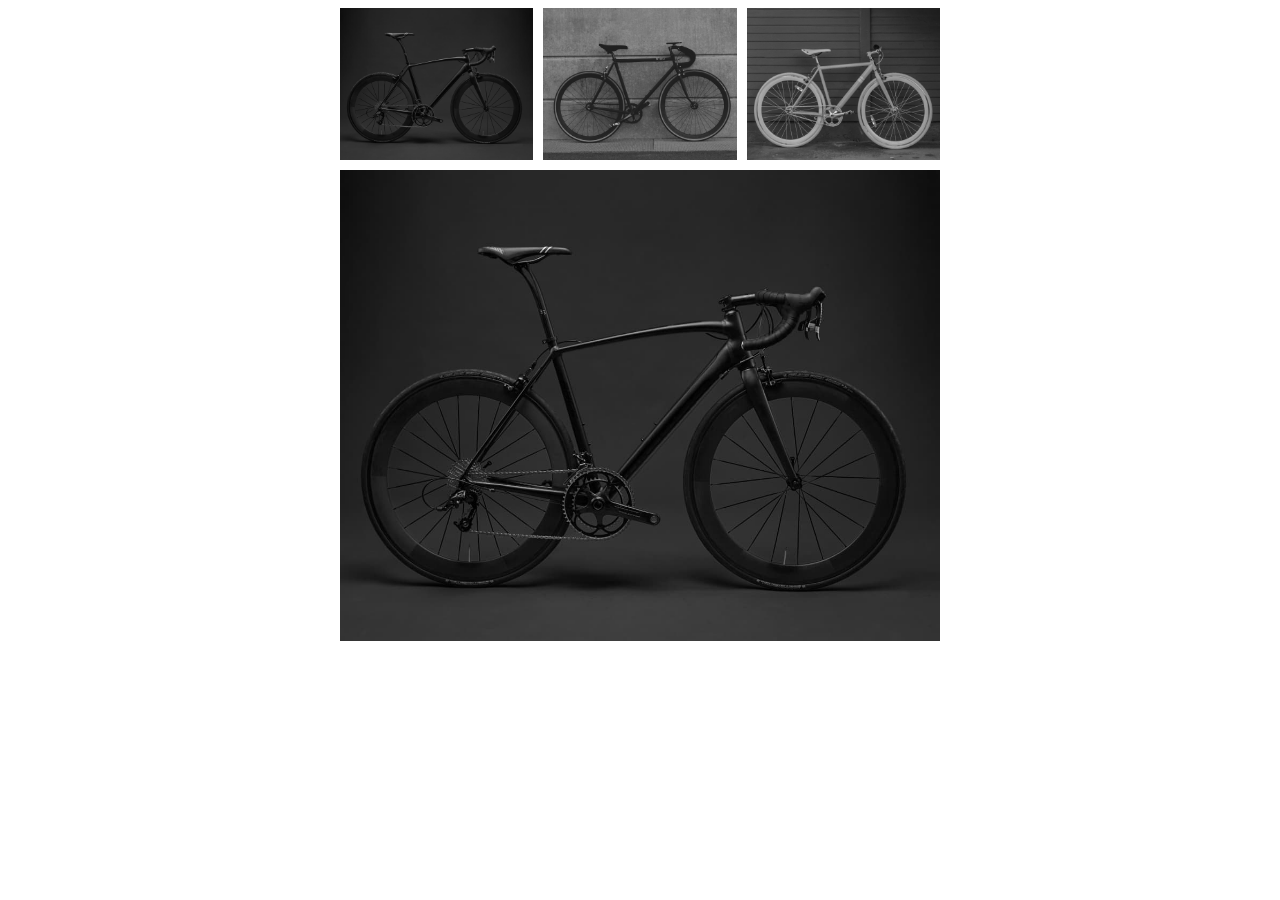
<file: web/index.html>
<!DOCTYPE html>
<html lang="pt-br">
  <head>
    <meta charset="UTF-8" />
    <meta name="viewport" content="width=device-width, initial-scale=1.0" />
    <title>JavaScript</title>

    <link rel="stylesheet" href="./style.css" />
  </head>
  <body>
    <div id="galeria">
      <ul>
        <li><img src="./img/img1.jpg" alt="Bicicleta 1" /></li>
        <li><img src="./img/img2.jpg" alt="Bicicleta 2" /></li>
        <li><img src="./img/img3.jpg" alt="Bicicleta 3" /></li>
      </ul>
      <img id="imagem-principal" src="./img/img1.jpg" alt="Bicicleta1" />
    </div>
    <script src="./script.js"></script>
  </body>
</html>
</file>
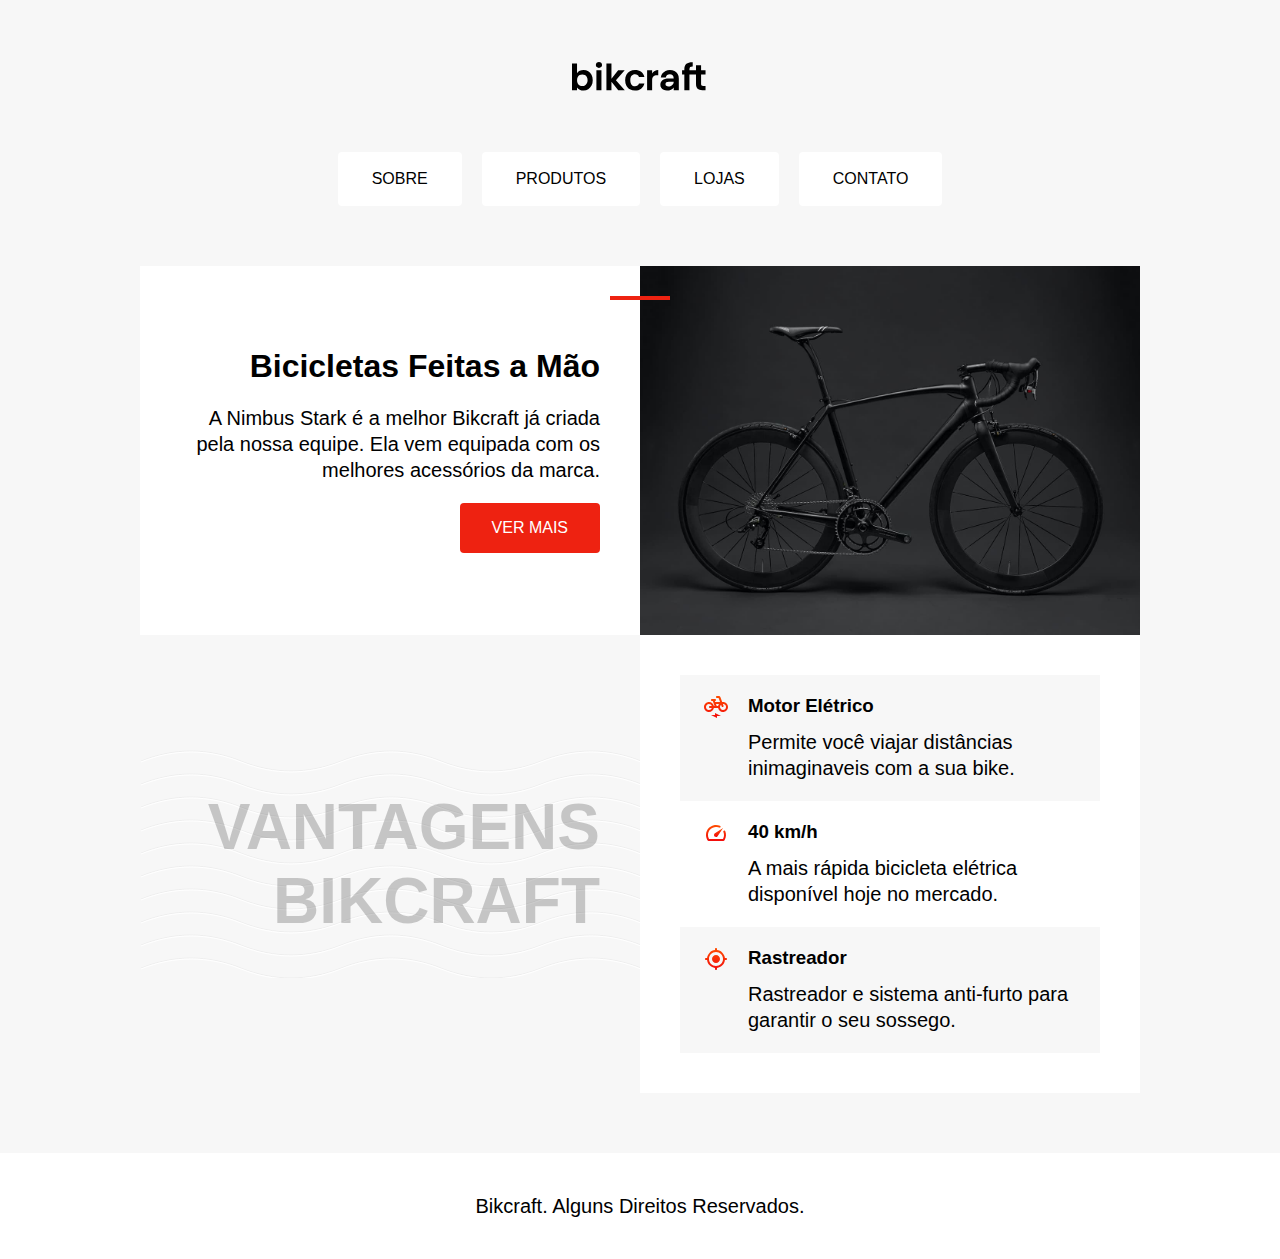
<file: 06-responsivo/responsivoEx/index.html>
<!DOCTYPE html>
<html>
  <head>
    <meta charset="UTF-8" />
    <meta name="viewport" content="width=device-width, initial-scale=1" />
    <title>Bikcraft</title>
    <link rel="stylesheet" href="./style.css" />
  </head>

  <body>
    <header class="header">
      <img src="./img/bikcraft.svg" alt="Bikcraft" />

      <nav aria-label="primária">
        <ul class="menu">
          <li><a href="/">Sobre</a></li>
          <li><a href="/">Produtos</a></li>
          <li><a href="/">Lojas</a></li>
          <li><a href="/">Contato</a></li>
        </ul>
      </nav>
    </header>

    <main>
      <article class="conteudo" aria-labelledby="label-introducao">
        <div class="introducao">
          <h1 id="label-introducao">Bicicletas Feitas a Mão</h1>
          <p>
            A Nimbus Stark é a melhor Bikcraft já criada pela nossa equipe. Ela
            vem equipada com os melhores acessórios da marca.
          </p>
          <a class="botao" href="/">Ver Mais</a>
        </div>
        <div class="img-wrapper">
          <img
            src="./img/bicicleta.jpg"
            class="image"
            alt="Bicicleta Bikcraft Preta"
          />
        </div>
      </article>

      <article class="conteudo" aria-labelledby="label-vantagens">
        <h2 class="subtitulo" id="label-vantagens">Vantagens Bikcraft</h2>
        <ul class="vantagens">
          <li class="vantagens-item">
            <img src="./img/eletrica.svg" alt="" />
            <h3>Motor Elétrico</h3>
            <p>Permite você viajar distâncias inimaginaveis com a sua bike.</p>
          </li>
          <li class="vantagens-item">
            <img src="./img/velocidade.svg" alt="" />
            <h3>40 km/h</h3>
            <p>A mais rápida bicicleta elétrica disponível hoje no mercado.</p>
          </li>
          <li class="vantagens-item">
            <img src="./img/rastreador.svg" alt="" />
            <h3>Rastreador</h3>
            <p>Rastreador e sistema anti-furto para garantir o seu sossego.</p>
          </li>
        </ul>
      </article>
    </main>

    <footer class="rodape">
      <p>Bikcraft. Alguns Direitos Reservados.</p>
    </footer>
  </body>
</html>
</file>
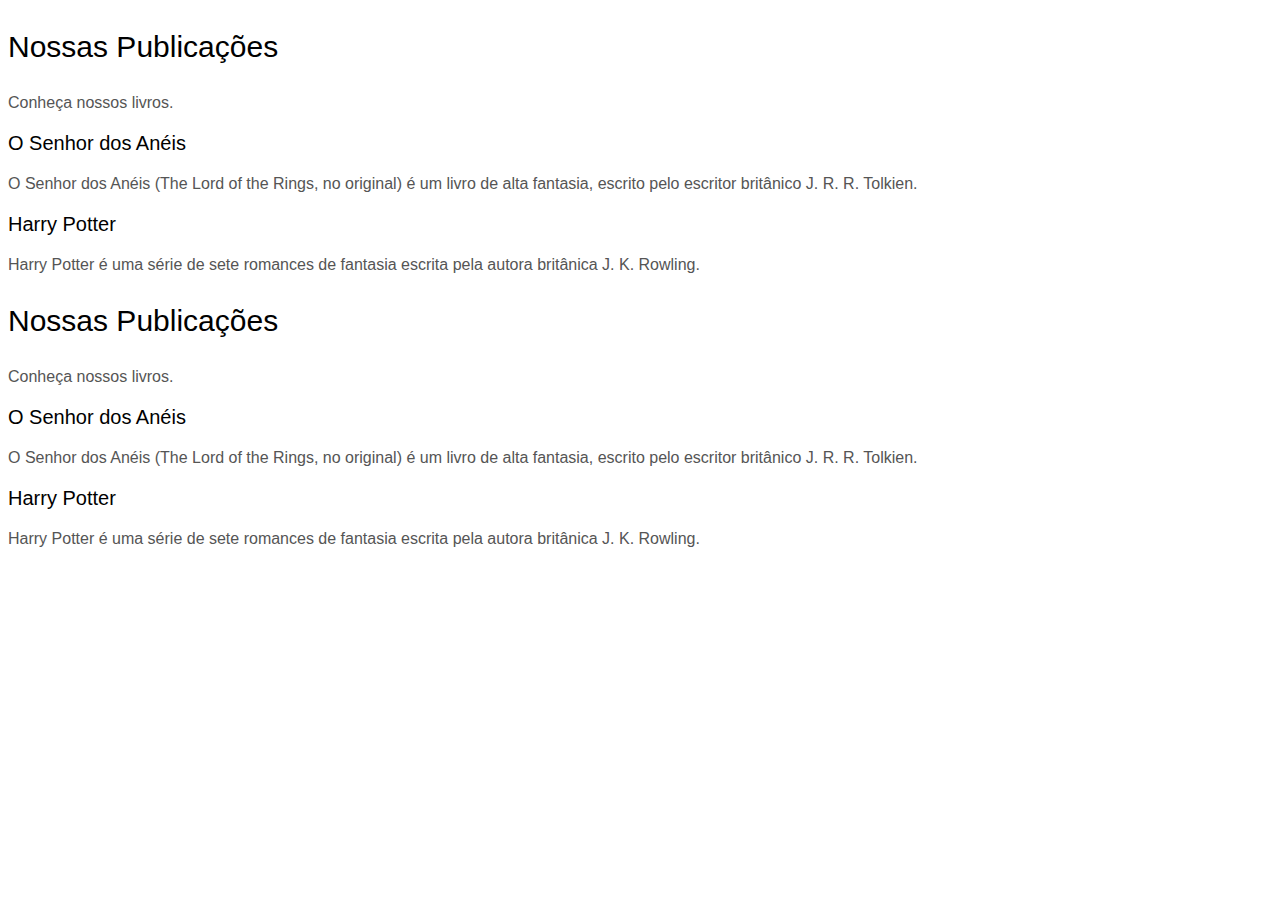
<file: 04-html-e-semantica/0401-semantica-e-acessibilidade/web/index.html>
<!DOCTYPE html>
<html>

<head>
  <meta charset="UTF-8">
  <title>Semântica</title>
  <link rel="stylesheet" href="./style.css">
</head>

<body>
  <main>
    <h1 class="titulo">Nossas Publicações</h1>
    <p class="paragrafo">Conheça nossos livros.</p>
    <h2 class="subtitulo">O Senhor dos Anéis</h2>
    <p class="paragrafo">
      O Senhor dos Anéis (The Lord of the Rings, no original) é um livro de alta
      fantasia, escrito pelo escritor britânico J. R. R. Tolkien.
    </p>
    <h2 class="subtitulo">Harry Potter</h2>
    <p class="paragrafo">
      Harry Potter é uma série de sete romances de fantasia escrita pela autora
      britânica J. K. Rowling.
    </p>

    <div class="titulo">Nossas Publicações</div>
    <div class="paragrafo">Conheça nossos livros.</div>
    <div class="subtitulo">O Senhor dos Anéis</div>
    <div class="paragrafo">
      O Senhor dos Anéis (The Lord of the Rings, no original) é um livro de alta
      fantasia, escrito pelo escritor britânico J. R. R. Tolkien.
    </div>
    <div class="subtitulo">Harry Potter</div>
    <div class="paragrafo">
      Harry Potter é uma série de sete romances de fantasia escrita pela autora
      britânica J. K. Rowling.
    </div>
  </main>
</body>

</html>
</file>
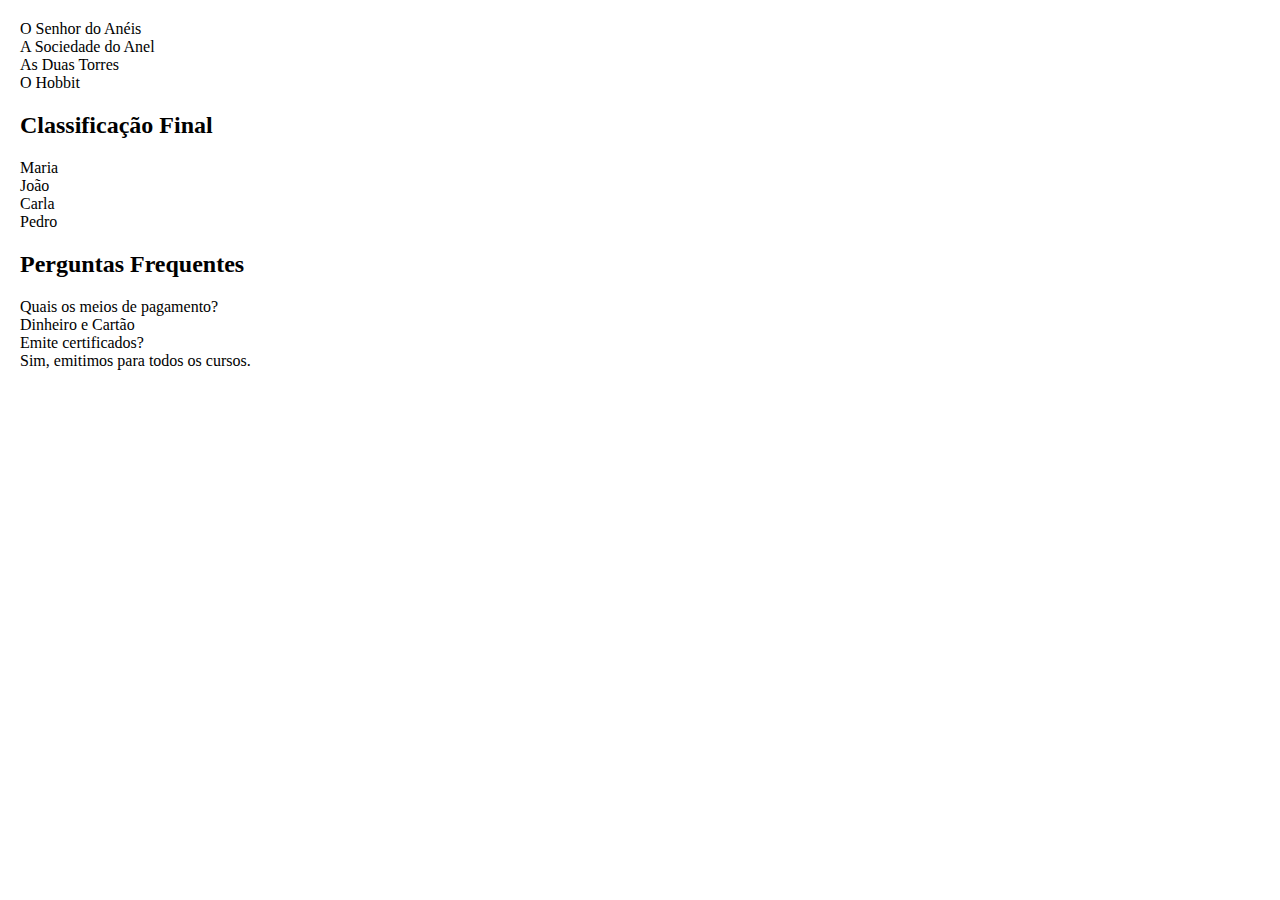
<file: 04-html-e-semantica/0403-listas/web/index.html>
<!DOCTYPE html>
<html>

<head>
  <meta charset="UTF-8">
  <title>Listas</title>
  <link rel="stylesheet" href="./style.css">
</head>

<body>
  <ul>
    <li>O Senhor do Anéis
      <ul>
        <li>A Sociedade do Anel</li>
        <li>As Duas Torres</li>
      </ul>
    </li>
    <li>O Hobbit</li>
  </ul>

  <h2>Classificação Final</h2>
  <ol>
    <li>Maria</li>
    <li>João</li>
    <li>Carla</li>
    <li>Pedro</li>
  </ol>

  <h2>Perguntas Frequentes</h2>
  <dl>
    <dt>Quais os meios de pagamento?</dt>
    <dd>Dinheiro e Cartão</dd>
    <dt>Emite certificados?</dt>
    <dd>Sim, emitimos para todos os cursos.</dd>
  </dl>
</body>

</html>
</file>
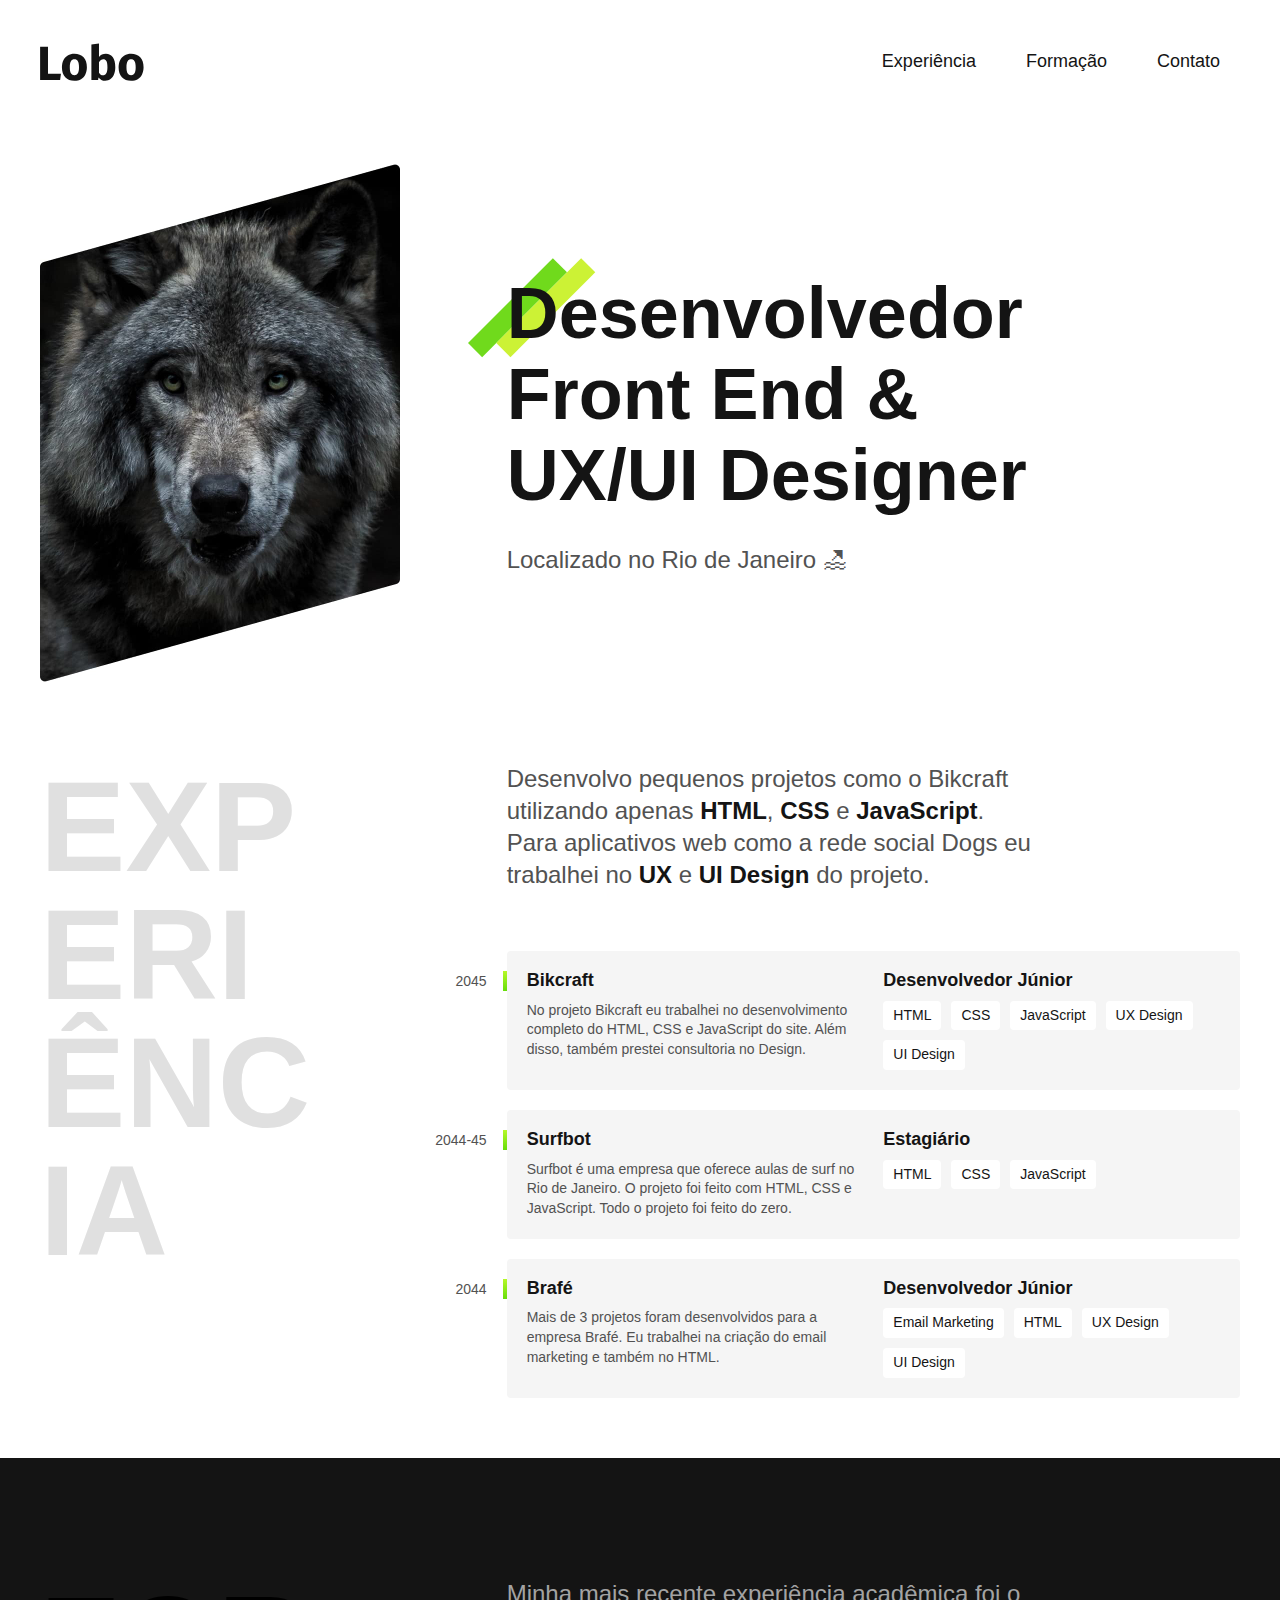
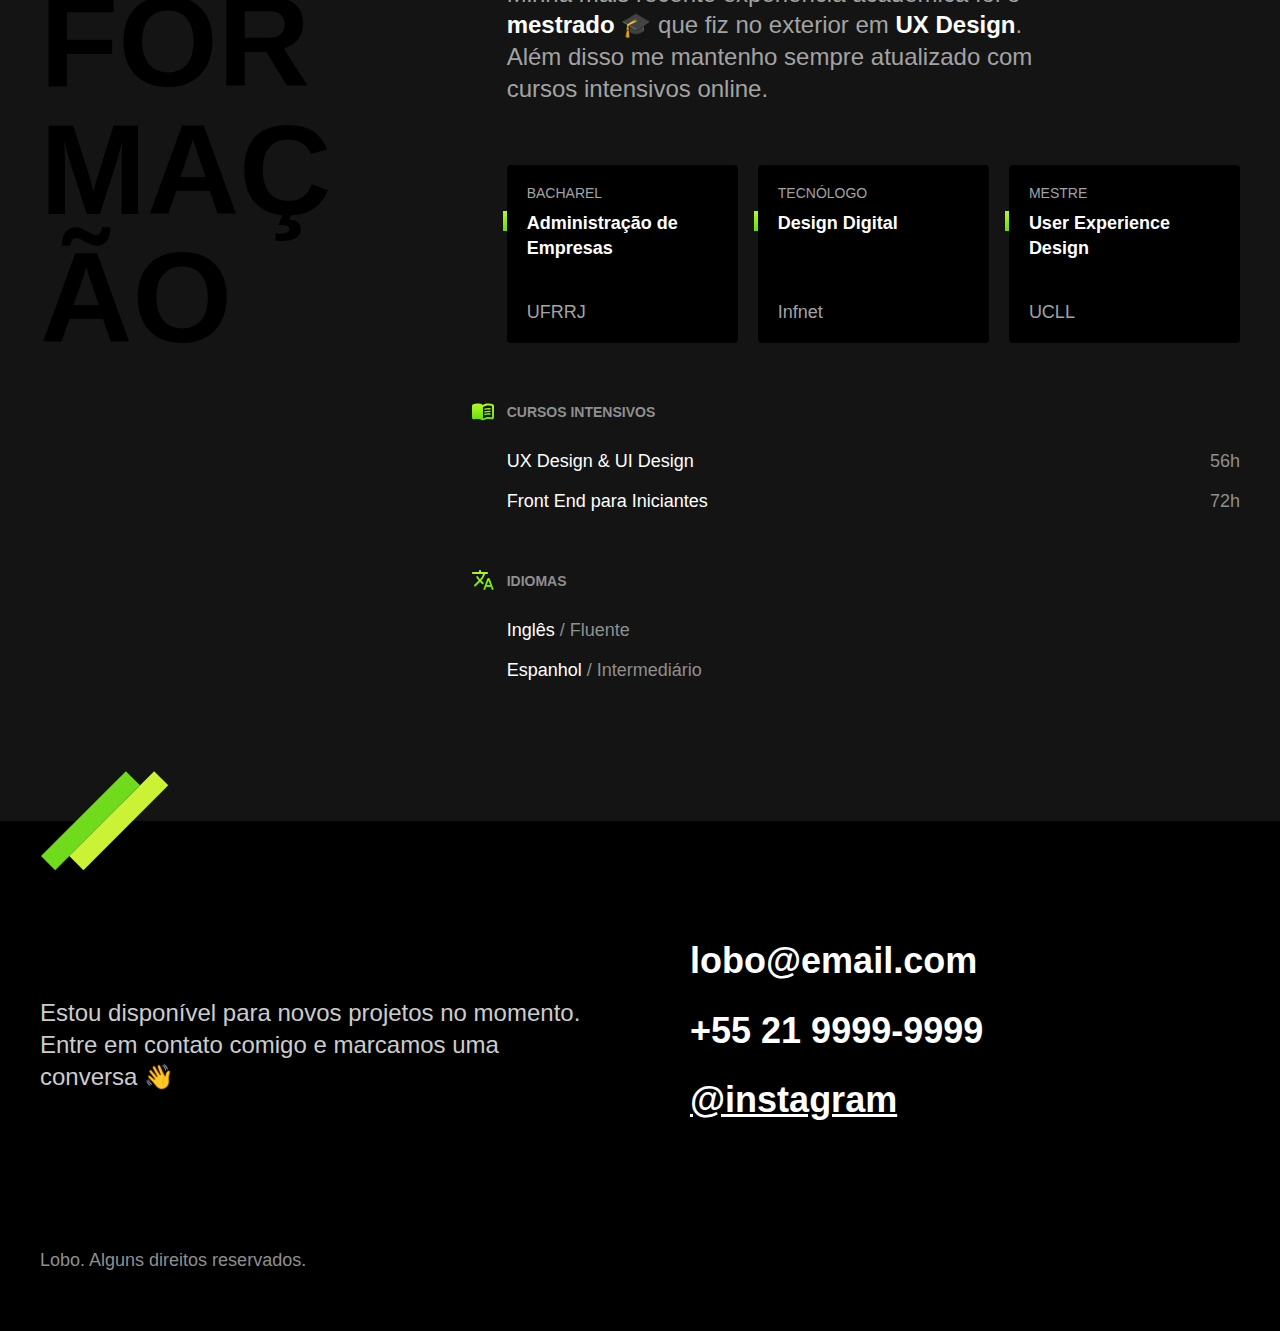
<file: 08-ferramentas/08-ferramentas/0804-git/index.html>
<!DOCTYPE html>
<html lang="pt-br">

<head>
  <meta charset="UTF-8">
  <meta name="viewport" content="width=device-width, initial-scale=1.0">
  <title>Lobo - Desenvolvedor e UX/UI Designer</title>
  <meta name="description" content="Desenvolvedor Front End e UX/UI Designer Localizado no Rio de Janeiro">
  <link rel="stylesheet" href="./css/style.min.css">
  <link rel="icon" href="./favicon.svg" type="image/svg+xml">
</head>

<body>
  <header class="header">
    <img src="./img/marca.svg" alt="Lobo" width="104" height="38">
    <nav>
      <ul class="header-menu">
        <li><a href="#experiencia">Experiência</a></li>
        <li><a href="#formacao">Formação</a></li>
        <li><a href="#contato">Contato</a></li>
      </ul>
    </nav>
  </header>

  <main class="introducao">
    <img src="./img/perfil.jpg" alt="Lobo Cinza" width="360" height="520">
    <div>
      <h1>Desenvolvedor<br>Front End &<br>UX/UI Designer</h1>
      <p>Localizado no Rio de Janeiro 🏖</p>
    </div>
  </main>

  <section class="experiencia" id="experiencia" aria-label="Experiência">
    <h2 class="subtitulo">Experiência</h2>
    <div>
      <p class="experiencia-texto">Desenvolvo pequenos projetos como o Bikcraft utilizando apenas <strong>HTML</strong>, <strong>CSS</strong> e <strong>JavaScript</strong>. Para aplicativos web como a rede social Dogs eu trabalhei no <strong>UX</strong> e <strong>UI Design</strong> do projeto.</p>

      <div class="empresa">
        <span class="empresa-ano">2045</span>
        <h3 class="empresa-titulo">Bikcraft</h3>
        <span class="empresa-titulo">Desenvolvedor Júnior</span>
        <p class="empresa-texto">No projeto Bikcraft eu trabalhei no desenvolvimento completo do HTML, CSS e JavaScript do site. Além disso, também prestei consultoria no Design.</p>
        <ul class="empresa-habilidades">
          <li>HTML</li>
          <li>CSS</li>
          <li>JavaScript</li>
          <li>UX Design</li>
          <li>UI Design</li>
        </ul>
      </div>

      <div class="empresa">
        <span class="empresa-ano">2044-45</span>
        <h3 class="empresa-titulo">Surfbot</h3>
        <span class="empresa-titulo">Estagiário</span>
        <p class="empresa-texto">Surfbot é uma empresa que oferece aulas de surf no Rio de Janeiro. O projeto foi feito com HTML, CSS e JavaScript. Todo o projeto foi feito do zero.</p>
        <ul class="empresa-habilidades">
          <li>HTML</li>
          <li>CSS</li>
          <li>JavaScript</li>
        </ul>
      </div>

      <div class="empresa">
        <span class="empresa-ano">2044</span>
        <h3 class="empresa-titulo">Brafé</h3>
        <span class="empresa-titulo">Desenvolvedor Júnior</span>
        <p class="empresa-texto">Mais de 3 projetos foram desenvolvidos para a empresa Brafé. Eu trabalhei na criação do email marketing e também no HTML.</p>
        <ul class="empresa-habilidades">
          <li>Email Marketing</li>
          <li>HTML</li>
          <li>UX Design</li>
          <li>UI Design</li>
        </ul>
      </div>

    </div>
  </section>

  <section class="formacao" id="formacao" aria-label="Formação">
    <div class="formacao-container">
      <h2 class="subtitulo">Formação</h2>

      <div>
        <p class="formacao-texto">
          Minha mais recente experiência acadêmica foi o <strong>mestrado</strong> 🎓 que fiz no exterior em <strong>UX Design</strong>. Além disso me mantenho sempre atualizado com cursos intensivos online.
        </p>

        <ul class="faculdade-lista">
          <li class="faculdade">
            <span class="faculdade-tipo">Bacharel</span>
            <h3 class="faculdade-curso">Administração de Empresas</h3>
            <span class="faculdade-instituicao">UFRRJ</span>
          </li>
          <li class="faculdade">
            <span class="faculdade-tipo">Tecnólogo</span>
            <h3 class="faculdade-curso">Design Digital</h3>
            <span class="faculdade-instituicao">Infnet</span>
          </li>
          <li class="faculdade">
            <span class="faculdade-tipo">Mestre</span>
            <h3 class="faculdade-curso">User Experience Design</h3>
            <span class="faculdade-instituicao">UCLL</span>
          </li>
        </ul>

        <div class="formacao-extra">
          <div class="cursos">
            <h3>Cursos Intensivos</h3>
            <ul>
              <li>UX Design & UI Design <span>56h</span></li>
              <li>Front End para Iniciantes <span>72h</span></li>
            </ul>
          </div>
          <div class="idiomas">
            <h3>Idiomas</h3>
            <ul>
              <li>Inglês <span>/ Fluente</span></li>
              <li>Espanhol <span>/ Intermediário</span></li>
            </ul>
          </div>
        </div>
      </div>
    </div>
  </section>

  <footer class="footer" id="contato">
    <div class="footer-container">
      <p class="footer-texto">Estou disponível para novos projetos no momento. Entre em contato comigo e marcamos uma conversa 👋</p>
      <ul class="footer-contato">
        <li>lobo@email.com</li>
        <li>+55 21 9999-9999</li>
        <li><a href="/">@instagram</a></li>
      </ul>
      <p class="footer-copy">Lobo. Alguns direitos reservados.</p>
    </div>
  </footer>

</body>

</html>
</file>
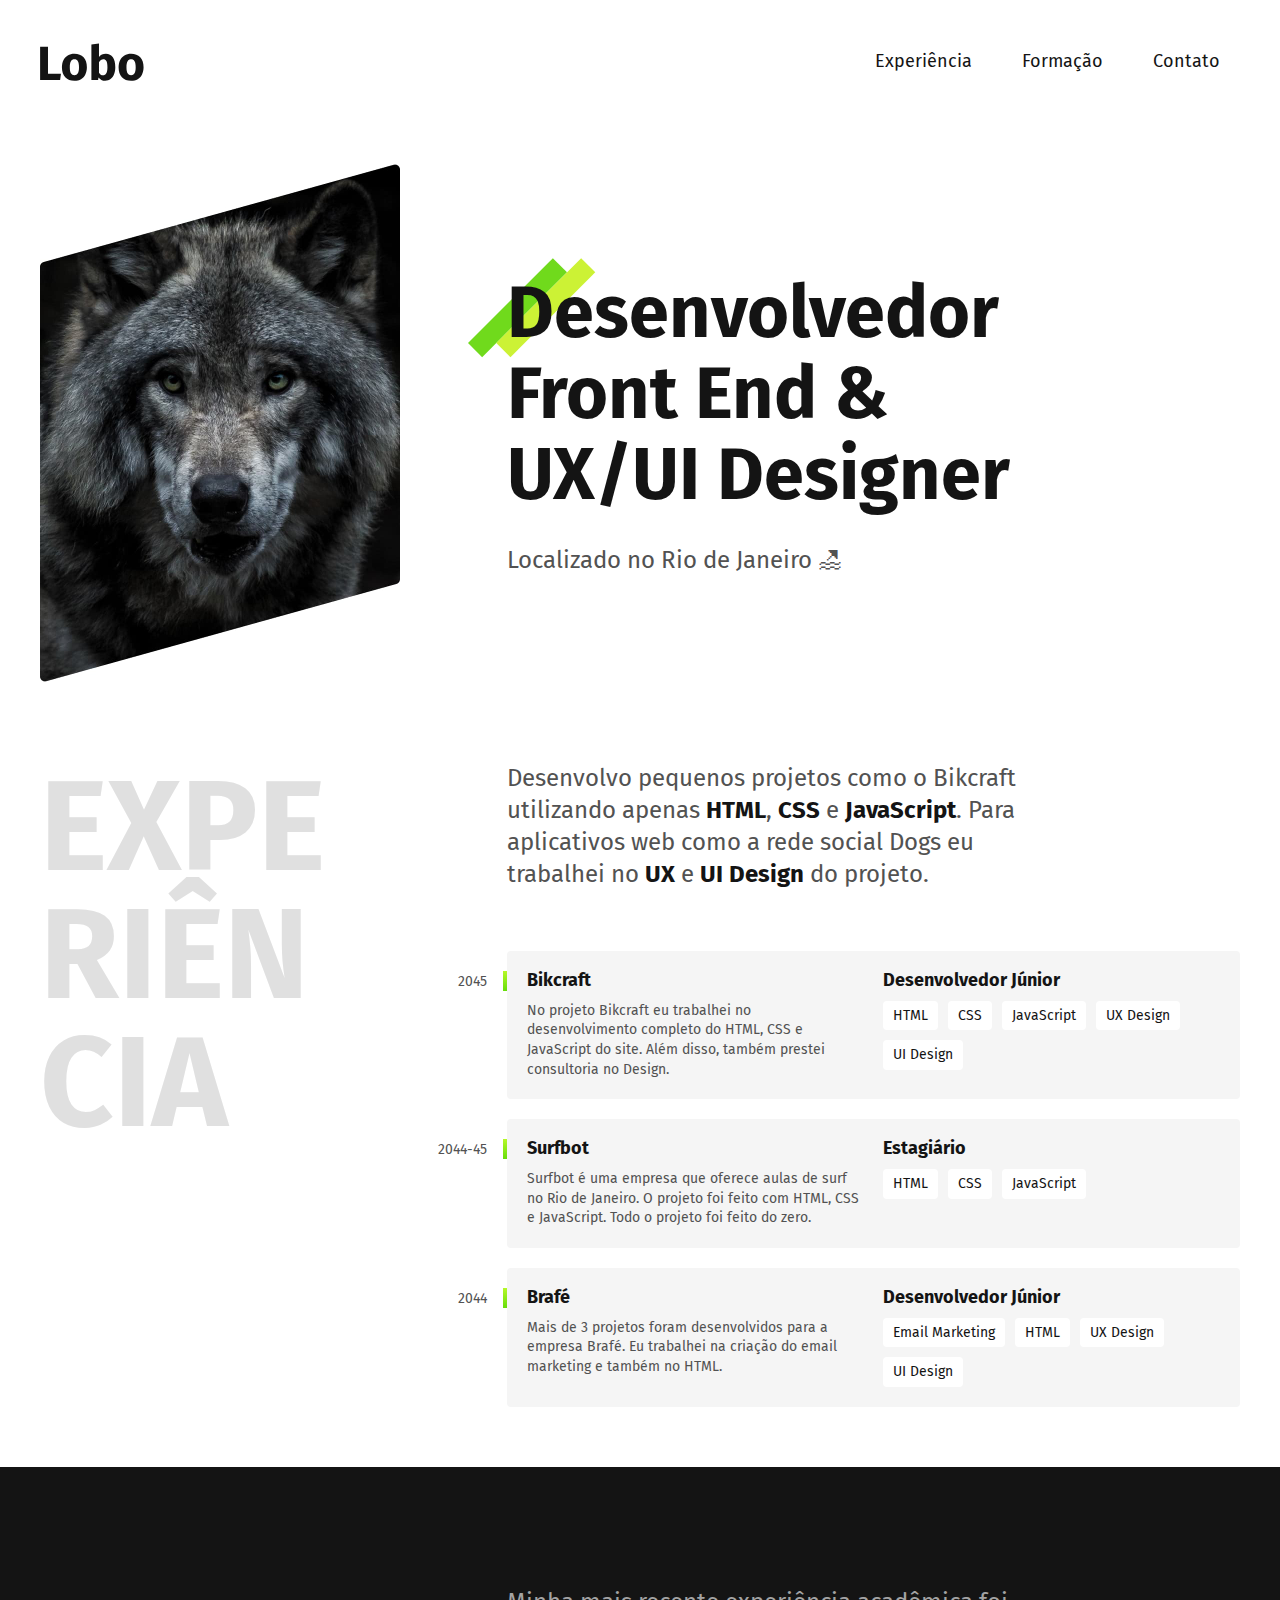
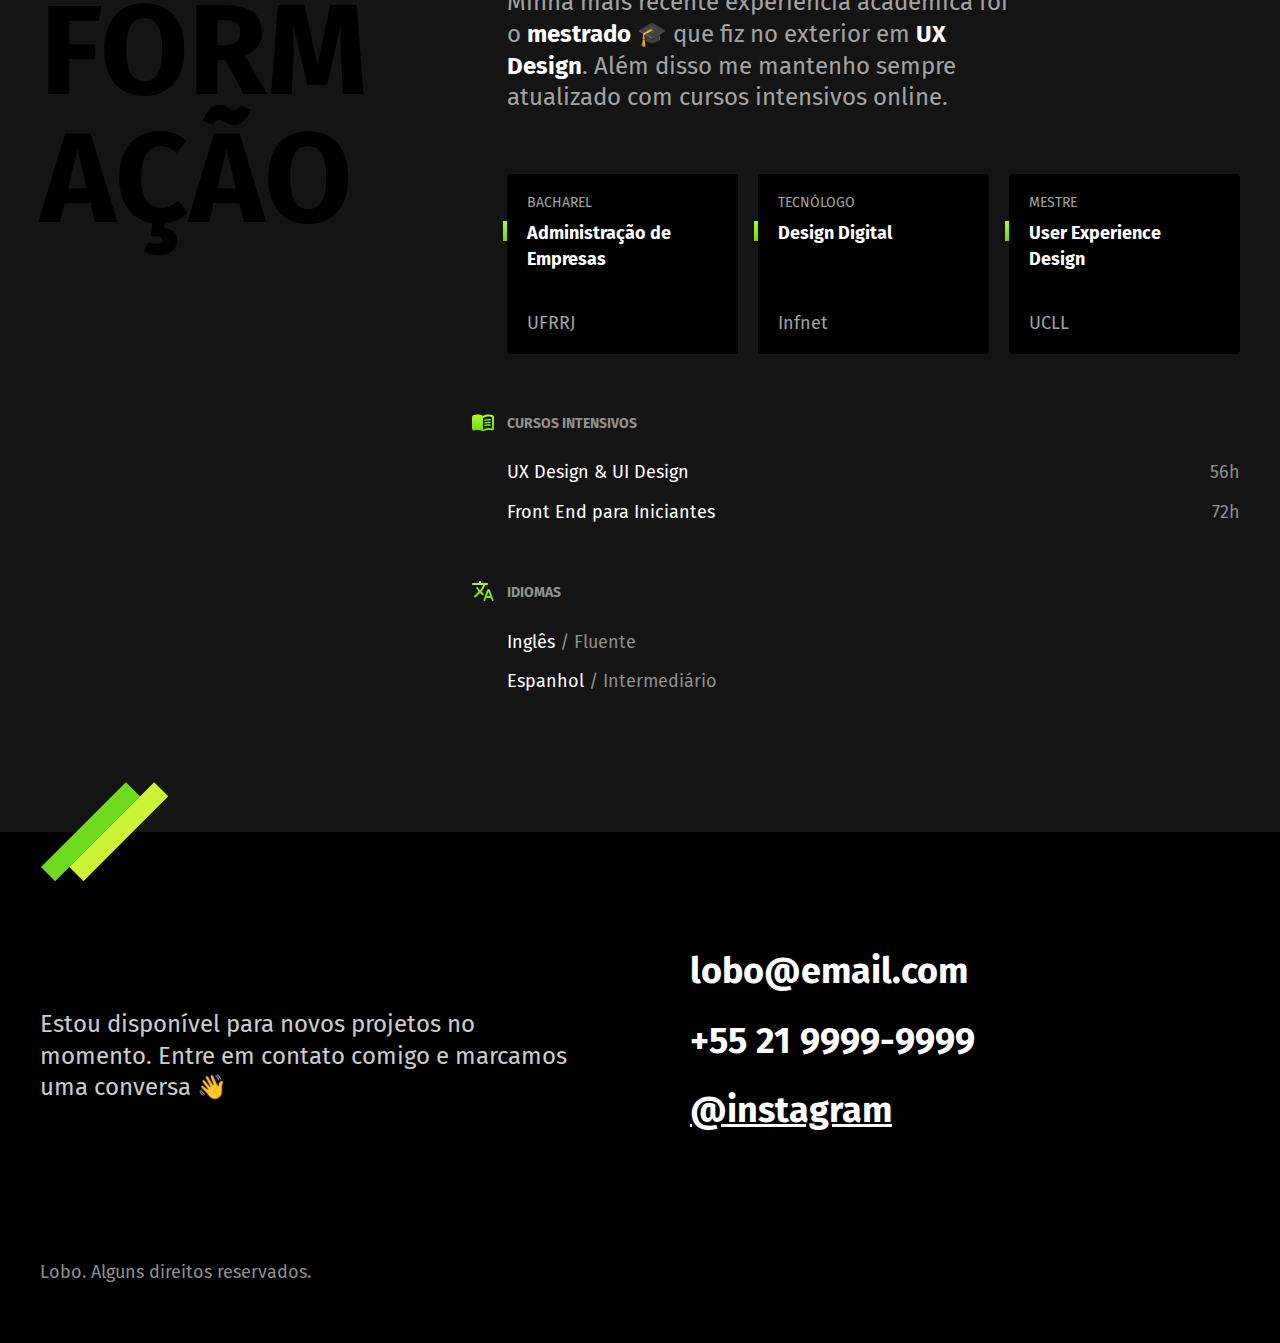
<file: 08-ferramentas/08-ferramentas/0805-fonts/index.html>
<!DOCTYPE html>
<html lang="pt-br">

<head>
  <meta charset="UTF-8">
  <meta name="viewport" content="width=device-width, initial-scale=1.0">
  <title>Lobo - Desenvolvedor e UX/UI Designer</title>
  <meta name="description" content="Desenvolvedor Front End e UX/UI Designer Localizado no Rio de Janeiro">
  <link rel="stylesheet" href="./css/style.min.css">
  <link rel="icon" href="./favicon.svg" type="image/svg+xml">

  <link rel="preconnect" href="https://fonts.googleapis.com">
  <link rel="preconnect" href="https://fonts.gstatic.com" crossorigin>
  <link href="https://fonts.googleapis.com/css2?family=Fira+Sans:wght@400;700&display=swap" rel="stylesheet">
</head>

<body>
  <header class="header">
    <img src="./img/marca.svg" alt="Lobo" width="104" height="38">
    <nav>
      <ul class="header-menu">
        <li><a href="#experiencia">Experiência</a></li>
        <li><a href="#formacao">Formação</a></li>
        <li><a href="#contato">Contato</a></li>
      </ul>
    </nav>
  </header>

  <main class="introducao">
    <img src="./img/perfil.jpg" alt="Lobo Cinza" width="360" height="520">
    <div>
      <h1>Desenvolvedor<br>Front End &<br>UX/UI Designer</h1>
      <p>Localizado no Rio de Janeiro 🏖</p>
    </div>
  </main>

  <section class="experiencia" id="experiencia" aria-label="Experiência">
    <h2 class="subtitulo">Experiência</h2>
    <div>
      <p class="experiencia-texto">Desenvolvo pequenos projetos como o Bikcraft utilizando apenas <strong>HTML</strong>, <strong>CSS</strong> e <strong>JavaScript</strong>. Para aplicativos web como a rede social Dogs eu trabalhei no <strong>UX</strong> e <strong>UI Design</strong> do projeto.</p>

      <div class="empresa">
        <span class="empresa-ano">2045</span>
        <h3 class="empresa-titulo">Bikcraft</h3>
        <span class="empresa-titulo">Desenvolvedor Júnior</span>
        <p class="empresa-texto">No projeto Bikcraft eu trabalhei no desenvolvimento completo do HTML, CSS e JavaScript do site. Além disso, também prestei consultoria no Design.</p>
        <ul class="empresa-habilidades">
          <li>HTML</li>
          <li>CSS</li>
          <li>JavaScript</li>
          <li>UX Design</li>
          <li>UI Design</li>
        </ul>
      </div>

      <div class="empresa">
        <span class="empresa-ano">2044-45</span>
        <h3 class="empresa-titulo">Surfbot</h3>
        <span class="empresa-titulo">Estagiário</span>
        <p class="empresa-texto">Surfbot é uma empresa que oferece aulas de surf no Rio de Janeiro. O projeto foi feito com HTML, CSS e JavaScript. Todo o projeto foi feito do zero.</p>
        <ul class="empresa-habilidades">
          <li>HTML</li>
          <li>CSS</li>
          <li>JavaScript</li>
        </ul>
      </div>

      <div class="empresa">
        <span class="empresa-ano">2044</span>
        <h3 class="empresa-titulo">Brafé</h3>
        <span class="empresa-titulo">Desenvolvedor Júnior</span>
        <p class="empresa-texto">Mais de 3 projetos foram desenvolvidos para a empresa Brafé. Eu trabalhei na criação do email marketing e também no HTML.</p>
        <ul class="empresa-habilidades">
          <li>Email Marketing</li>
          <li>HTML</li>
          <li>UX Design</li>
          <li>UI Design</li>
        </ul>
      </div>

    </div>
  </section>

  <section class="formacao" id="formacao" aria-label="Formação">
    <div class="formacao-container">
      <h2 class="subtitulo">Formação</h2>

      <div>
        <p class="formacao-texto">
          Minha mais recente experiência acadêmica foi o <strong>mestrado</strong> 🎓 que fiz no exterior em <strong>UX Design</strong>. Além disso me mantenho sempre atualizado com cursos intensivos online.
        </p>

        <ul class="faculdade-lista">
          <li class="faculdade">
            <span class="faculdade-tipo">Bacharel</span>
            <h3 class="faculdade-curso">Administração de Empresas</h3>
            <span class="faculdade-instituicao">UFRRJ</span>
          </li>
          <li class="faculdade">
            <span class="faculdade-tipo">Tecnólogo</span>
            <h3 class="faculdade-curso">Design Digital</h3>
            <span class="faculdade-instituicao">Infnet</span>
          </li>
          <li class="faculdade">
            <span class="faculdade-tipo">Mestre</span>
            <h3 class="faculdade-curso">User Experience Design</h3>
            <span class="faculdade-instituicao">UCLL</span>
          </li>
        </ul>

        <div class="formacao-extra">
          <div class="cursos">
            <h3>Cursos Intensivos</h3>
            <ul>
              <li>UX Design & UI Design <span>56h</span></li>
              <li>Front End para Iniciantes <span>72h</span></li>
            </ul>
          </div>
          <div class="idiomas">
            <h3>Idiomas</h3>
            <ul>
              <li>Inglês <span>/ Fluente</span></li>
              <li>Espanhol <span>/ Intermediário</span></li>
            </ul>
          </div>
        </div>
      </div>
    </div>
  </section>

  <footer class="footer" id="contato">
    <div class="footer-container">
      <p class="footer-texto">Estou disponível para novos projetos no momento. Entre em contato comigo e marcamos uma conversa 👋</p>
      <ul class="footer-contato">
        <li>lobo@email.com</li>
        <li>+55 21 9999-9999</li>
        <li><a href="/">@instagram</a></li>
      </ul>
      <p class="footer-copy">Lobo. Alguns direitos reservados.</p>
    </div>
  </footer>

</body>

</html>
</file>
<file: web/style.css>
img {
  max-width: 100%; /* p as imagens pararem de expandir */
  display: block;
}

#galeria {
  max-width: 600px; /* p manter ela pequena ali no centro */
  margin: 0 auto; /* assim fica sempre no centro */
}

#galeria ul {
  padding: 0px;
  margin: 0px; /* p resetar padding e margin que vem como padrão em ul */
  list-style: none;
  display: grid;
  grid-template-columns: repeat(3, 1fr); /* 3 colunas iguais */
  gap: 10px;
  margin-bottom: 10px;
}
</file>
<file: 06-responsivo/responsivoEx/style.css>
body {
  font-family: Arial, Helvetica, sans-serif;
  margin: 0px;
  display: grid;
  gap: 60px;
  justify-items: center;
  margin-top: 60px;
  background-color: #f7f7f7;
}

img {
  max-width: 100%;
  display: block;
}

a {
  text-decoration: none;
}

ul {
  margin: 0px;
  padding: 0px;
  list-style: none;
}

p,
h1,
h2,
h3 {
  margin: 0px;
}

p {
  font-size: 1.25rem;
  line-height: 1.3;
}

.header {
  display: grid;
  gap: 60px;
  justify-items: center;
}

.menu {
  display: flex;
  flex-wrap: wrap;
  gap: 20px;
  justify-content: center;
}

.menu a {
  display: block;
  background: #ffffff;
  padding: 1rem 2rem;
  border-radius: 4px;
  color: #000000;
  text-transform: uppercase;
  border: 2px solid #fff; /*p nao fazer os itens ficarem pulando quando definir o hover, definir uma borda da mesma cor do fundo ou transparente no elemento antes do hover*/
}

.menu a:hover {
  border-color: #e21;
}

.conteudo {
  display: grid;
  grid-template-columns: 1fr 1fr;
  max-width: 1000px;
}

.introducao {
  background: #fff;
  padding: 40px;
  text-align: right;
  position: relative;
  display: grid;
  gap: 20px;
  align-content: center;
  justify-items: end;
}

.introducao h1 {
  font-size: 2rem;
}

/*isso eh o risco*/
.introducao::before {
  content: "";
  width: 60px;
  height: 4px;
  background: #e21;
  position: absolute;
  top: 30px;
  right: -30px;
}

.botao {
  background: #e21;
  color: #fff;
  padding: 1rem 2rem;
  border-radius: 4px;
  text-transform: uppercase;
}

.botao:hover {
  background: #900;
}

.subtitulo {
  font-size: 4rem;
  text-transform: uppercase;
  color: rgba(0, 0, 0, 0.2);
  text-align: right;
  padding: 40px;
  align-self: center;
  background-image: url("./img/onda.svg");
}

.vantagens {
  background: #fff;
  padding: 40px;
}

.vantagens-item {
  display: grid;
  grid-template-columns: auto 1fr;
  gap: 10px 20px;
  padding: 20px;
  border-left: 4px solid transparent;
}

.vantagens-item:nth-child(odd) {
  background: #f7f7f7;
}

.vantagens-item:hover {
  border-color: #e21;
}

.vantagens-item p {
  grid-column: 2;
}

.rodape {
  background: #fff;
  width: 100%;
  text-align: center;
  padding: 40px;
  box-sizing: border-box;
}

@media (max-width: 1050px) {
  .conteudo {
    grid-template-columns: 1fr;
    margin: 0 30px;
  }
  .introducao::before {
    display: none;
  }
  .img-wrapper {
    display: flex;
    justify-content: center;
    background-image: url("./img/onda.svg");
  }
  .image {
    width: 400px;
  }
  .subtitulo {
    text-align: center;
    font-size: 3rem;
  }
}

@media (max-width: 685px) {
  .menu li {
    width: 40%;
  }
}
</file>
<file: 04-html-e-semantica/0401-semantica-e-acessibilidade/web/style.css>
body {
  font-family: Arial, Helvetica, sans-serif;
}

h1,
h2 {
  font-weight: normal;
}

.titulo {
  font-size: 30px;
  margin: 30px 0;
}

.subtitulo {
  font-size: 20px;
  margin: 20px 0;
}

.paragrafo {
  color: #555;
  margin: 16px 0;
}
</file>
<file: 04-html-e-semantica/0403-listas/web/style.css>
body {
  margin: 20px;
}

ul,
ol {
  padding: 0px;
  margin: 0px;
  list-style: none;
}

dl,
dd {
  margin: 0px;
}
</file>
<file: 08-ferramentas/08-ferramentas/0804-git/css/style.min.css>
body{font-family:"Fira Sans",Arial,sans-serif;margin:0;color:#141414}h1,h2,h3,p{margin:0}ul{margin:0;padding:0;list-style:none}img{max-width:100%;height:auto;display:block}.subtitulo{font-size:8rem;line-height:1;text-transform:uppercase;word-break:break-all;max-width:4ch}@media (max-width:800px){.subtitulo{font-size:3rem;text-transform:capitalize;max-width:initial!important}}.header{max-width:1200px;padding:40px 20px;margin:0 auto;display:flex;justify-content:space-between;align-items:center}.header-menu{display:flex;flex-wrap:wrap;gap:10px;justify-content:center}.header-menu a{font-size:1.125rem;line-height:1.3;padding:10px 20px;text-decoration:none;color:#141414;display:block}@media (max-width:800px){.header{flex-direction:column;gap:40px;padding:20px}.header a{background:#f5f5f5;border-radius:4px}}.introducao{max-width:1200px;padding:40px 20px;margin:0 auto;display:grid;grid-template-columns:1fr 2fr;gap:100px;align-items:center}.introducao h1{font-size:4.5rem;line-height:1.125;margin-bottom:30px;position:relative}.introducao h1::before{content:"";display:block;width:130px;height:100px;background:url("../img/detalhe.svg") no-repeat center;position:absolute;top:-15px;left:-40px;z-index:-1}.introducao p{font-size:1.5rem;color:#525252}@media (max-width:1000px){.introducao h1{font-size:3rem}}@media (max-width:800px){.introducao{grid-template-columns:1fr 1fr;gap:40px}.introducao h1{font-size:2rem}.introducao h1::before{width:30px;height:10px;left:0}}@media (max-width:400px){.introducao{grid-template-columns:1fr}.introducao img{display:none}}.experiencia{max-width:1200px;padding:40px 20px;margin:0 auto;display:grid;grid-template-columns:1fr 2fr;gap:100px}.experiencia .subtitulo{color:#e0e0e0}.experiencia-texto{font-size:1.5rem;line-height:1.33;max-width:40ch;margin-bottom:60px;color:#525252}.experiencia-texto strong{color:#141414}.empresa{display:grid;grid-template-columns:1fr 1fr;gap:10px 20px;padding:20px;background:#f5f5f5;margin-bottom:20px;border-radius:4px;position:relative}.empresa::before{content:"";display:block;width:4px;height:20px;background:linear-gradient(#b6f829,#67dd0a);position:absolute;top:20px;left:-4px}.empresa-ano{position:absolute;top:22px;left:-100px;text-align:right;width:80px;color:#525252;font-size:.875rem}.empresa-titulo{font-size:1.125rem;line-height:1.1;font-weight:700}.empresa-texto{font-size:.875rem;line-height:1.4;color:#525252}.empresa-habilidades{display:flex;flex-wrap:wrap;gap:10px;align-content:start}.empresa-habilidades li{font-size:.875rem;line-height:1.4;border-radius:4px;background:#fff;padding:5px 10px}@media (max-width:800px){.experiencia{grid-template-columns:1fr;gap:40px}.experiencia .subtitulo{color:#141414}.experiencia-texto{font-size:1.25rem}.empresa-ano{position:initial;order:1;width:initial;text-align:left}}@media (max-width:400px){.empresa{grid-template-columns:1fr}}.formacao{background:#141414;color:#fff}.formacao-container{max-width:1200px;padding:120px 20px;margin:0 auto;display:grid;grid-template-columns:1fr 2fr;gap:100px;position:relative}.formacao-container::after{content:"";display:block;width:130px;height:100px;background:url("../img/detalhe.svg") no-repeat center;position:absolute;bottom:-50px;left:20px}.formacao .subtitulo{color:#000;max-width:5ch}.formacao-texto{font-size:1.5rem;line-height:1.33;max-width:40ch;margin-bottom:60px;color:#a3a3a3}.formacao-texto strong{color:#fff}.faculdade-lista{display:flex;flex-wrap:wrap;gap:20px;margin-bottom:60px}.faculdade{flex:1;background:#000;padding:20px;border-radius:4px;display:flex;flex-direction:column}.faculdade-tipo{font-size:.875rem;text-transform:uppercase;color:#a3a3a3;margin-bottom:10px}.faculdade-curso{flex:1;font-size:1.125rem;line-height:1.4;margin-bottom:40px;position:relative}.faculdade-curso::before{content:"";display:block;width:4px;height:20px;background:linear-gradient(#b6f829,#67dd0a);position:absolute;left:-24px}.faculdade-instituicao{font-size:1.125rem;color:#a3a3a3}.cursos{margin-bottom:60px}.formacao-extra h3{font-size:.875rem;line-height:1.4;color:#8f8f8f;text-transform:uppercase;margin-bottom:30px;position:relative}.formacao-extra h3::before{display:block;content:"";width:24px;height:24px;position:absolute;left:-36px;top:-4px}.cursos h3::before{background:url("../img/cursos.svg") no-repeat center center}.idiomas h3::before{background:url("../img/idiomas.svg") no-repeat center center}.formacao-extra li{font-size:1.125rem;line-height:1.1;margin-bottom:20px}.formacao-extra span{color:#8f8f8f}.cursos li{display:flex;justify-content:space-between}@media (max-width:800px){.formacao-container{grid-template-columns:1fr;padding:60px 20px;gap:40px}.formacao .subtitulo{color:#fff}.formacao-texto{font-size:1.25rem}.formacao-extra h3::before{position:initial;margin-bottom:10px}}.footer{background:#000}.footer-container{max-width:1200px;padding:120px 20px 60px 20px;margin:0 auto;display:grid;grid-template-columns:1fr 1fr;gap:100px;align-items:center}.footer-texto{font-size:1.5rem;line-height:1.33;color:#ccc}.footer-contato li{font-weight:700;font-size:2.25rem;line-height:1.1;color:#fff;margin-bottom:30px}.footer-contato li a{color:#fff}.footer-copy{grid-column:1/-1;font-size:1.125rem;color:#8f8f8f}@media (max-width:800px){.footer-container{grid-template-columns:1fr;gap:40px}.footer-contato li{font-size:1.5rem}}
</file>
<file: 08-ferramentas/08-ferramentas/0805-fonts/css/style.min.css>
body{font-family:"Fira Sans",Arial,sans-serif;margin:0;color:#141414}h1,h2,h3,p{margin:0}ul{margin:0;padding:0;list-style:none}img{max-width:100%;height:auto;display:block}.subtitulo{font-size:8rem;line-height:1;text-transform:uppercase;word-break:break-all;max-width:4ch}@media (max-width:800px){.subtitulo{font-size:3rem;text-transform:capitalize;max-width:initial!important}}.header{max-width:1200px;padding:40px 20px;margin:0 auto;display:flex;justify-content:space-between;align-items:center}.header-menu{display:flex;flex-wrap:wrap;gap:10px;justify-content:center}.header-menu a{font-size:1.125rem;line-height:1.3;padding:10px 20px;text-decoration:none;color:#141414;display:block}@media (max-width:800px){.header{flex-direction:column;gap:40px;padding:20px}.header a{background:#f5f5f5;border-radius:4px}}.introducao{max-width:1200px;padding:40px 20px;margin:0 auto;display:grid;grid-template-columns:1fr 2fr;gap:100px;align-items:center}.introducao h1{font-size:4.5rem;line-height:1.125;margin-bottom:30px;position:relative}.introducao h1::before{content:"";display:block;width:130px;height:100px;background:url("../img/detalhe.svg") no-repeat center;position:absolute;top:-15px;left:-40px;z-index:-1}.introducao p{font-size:1.5rem;color:#525252}@media (max-width:1000px){.introducao h1{font-size:3rem}}@media (max-width:800px){.introducao{grid-template-columns:1fr 1fr;gap:40px}.introducao h1{font-size:2rem}.introducao h1::before{width:30px;height:10px;left:0}}@media (max-width:400px){.introducao{grid-template-columns:1fr}.introducao img{display:none}}.experiencia{max-width:1200px;padding:40px 20px;margin:0 auto;display:grid;grid-template-columns:1fr 2fr;gap:100px}.experiencia .subtitulo{color:#e0e0e0}.experiencia-texto{font-size:1.5rem;line-height:1.33;max-width:40ch;margin-bottom:60px;color:#525252}.experiencia-texto strong{color:#141414}.empresa{display:grid;grid-template-columns:1fr 1fr;gap:10px 20px;padding:20px;background:#f5f5f5;margin-bottom:20px;border-radius:4px;position:relative}.empresa::before{content:"";display:block;width:4px;height:20px;background:linear-gradient(#b6f829,#67dd0a);position:absolute;top:20px;left:-4px}.empresa-ano{position:absolute;top:22px;left:-100px;text-align:right;width:80px;color:#525252;font-size:.875rem}.empresa-titulo{font-size:1.125rem;line-height:1.1;font-weight:700}.empresa-texto{font-size:.875rem;line-height:1.4;color:#525252}.empresa-habilidades{display:flex;flex-wrap:wrap;gap:10px;align-content:start}.empresa-habilidades li{font-size:.875rem;line-height:1.4;border-radius:4px;background:#fff;padding:5px 10px}@media (max-width:800px){.experiencia{grid-template-columns:1fr;gap:40px}.experiencia .subtitulo{color:#141414}.experiencia-texto{font-size:1.25rem}.empresa-ano{position:initial;order:1;width:initial;text-align:left}}@media (max-width:400px){.empresa{grid-template-columns:1fr}}.formacao{background:#141414;color:#fff}.formacao-container{max-width:1200px;padding:120px 20px;margin:0 auto;display:grid;grid-template-columns:1fr 2fr;gap:100px;position:relative}.formacao-container::after{content:"";display:block;width:130px;height:100px;background:url("../img/detalhe.svg") no-repeat center;position:absolute;bottom:-50px;left:20px}.formacao .subtitulo{color:#000;max-width:5ch}.formacao-texto{font-size:1.5rem;line-height:1.33;max-width:40ch;margin-bottom:60px;color:#a3a3a3}.formacao-texto strong{color:#fff}.faculdade-lista{display:flex;flex-wrap:wrap;gap:20px;margin-bottom:60px}.faculdade{flex:1;background:#000;padding:20px;border-radius:4px;display:flex;flex-direction:column}.faculdade-tipo{font-size:.875rem;text-transform:uppercase;color:#a3a3a3;margin-bottom:10px}.faculdade-curso{flex:1;font-size:1.125rem;line-height:1.4;margin-bottom:40px;position:relative}.faculdade-curso::before{content:"";display:block;width:4px;height:20px;background:linear-gradient(#b6f829,#67dd0a);position:absolute;left:-24px}.faculdade-instituicao{font-size:1.125rem;color:#a3a3a3}.cursos{margin-bottom:60px}.formacao-extra h3{font-size:.875rem;line-height:1.4;color:#8f8f8f;text-transform:uppercase;margin-bottom:30px;position:relative}.formacao-extra h3::before{display:block;content:"";width:24px;height:24px;position:absolute;left:-36px;top:-4px}.cursos h3::before{background:url("../img/cursos.svg") no-repeat center center}.idiomas h3::before{background:url("../img/idiomas.svg") no-repeat center center}.formacao-extra li{font-size:1.125rem;line-height:1.1;margin-bottom:20px}.formacao-extra span{color:#8f8f8f}.cursos li{display:flex;justify-content:space-between}@media (max-width:800px){.formacao-container{grid-template-columns:1fr;padding:60px 20px;gap:40px}.formacao .subtitulo{color:#fff}.formacao-texto{font-size:1.25rem}.formacao-extra h3::before{position:initial;margin-bottom:10px}}.footer{background:#000}.footer-container{max-width:1200px;padding:120px 20px 60px 20px;margin:0 auto;display:grid;grid-template-columns:1fr 1fr;gap:100px;align-items:center}.footer-texto{font-size:1.5rem;line-height:1.33;color:#ccc}.footer-contato li{font-weight:700;font-size:2.25rem;line-height:1.1;color:#fff;margin-bottom:30px}.footer-contato li a{color:#fff}.footer-copy{grid-column:1/-1;font-size:1.125rem;color:#8f8f8f}@media (max-width:800px){.footer-container{grid-template-columns:1fr;gap:40px}.footer-contato li{font-size:1.5rem}}
</file>
